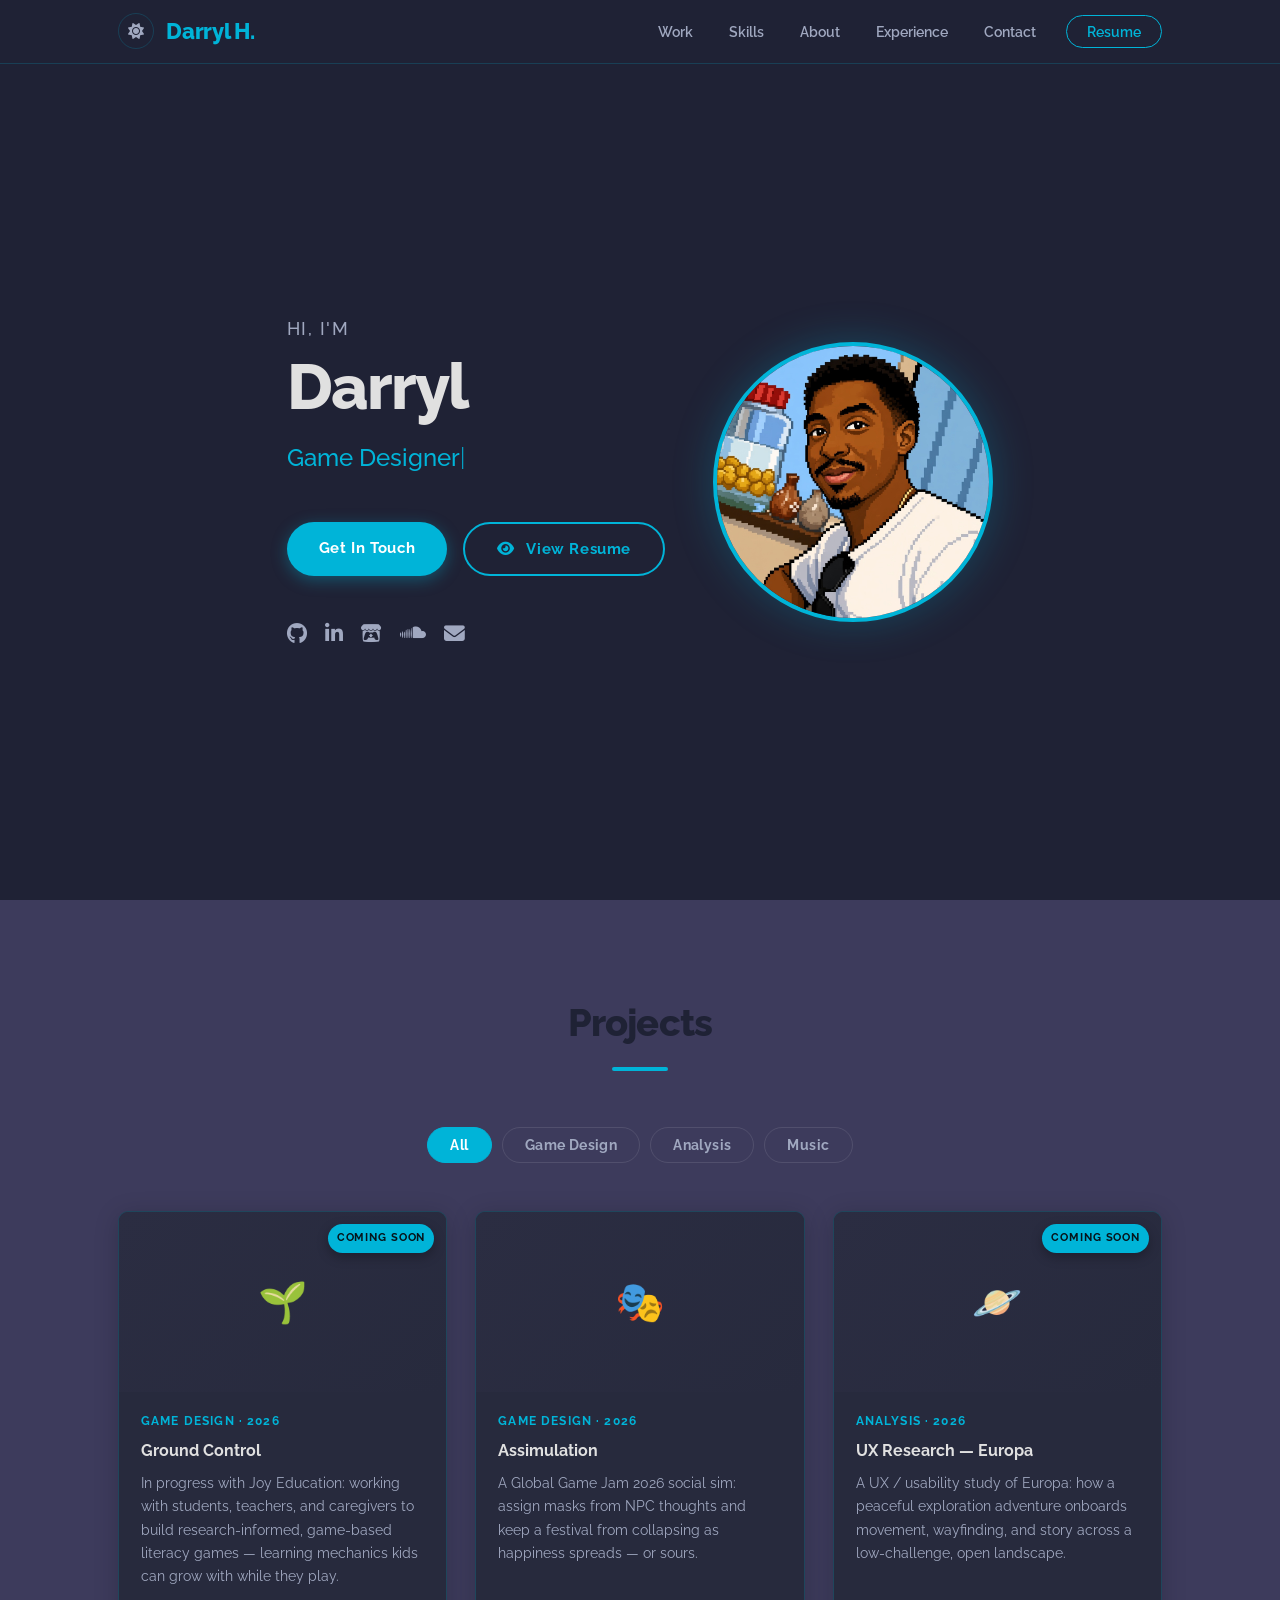
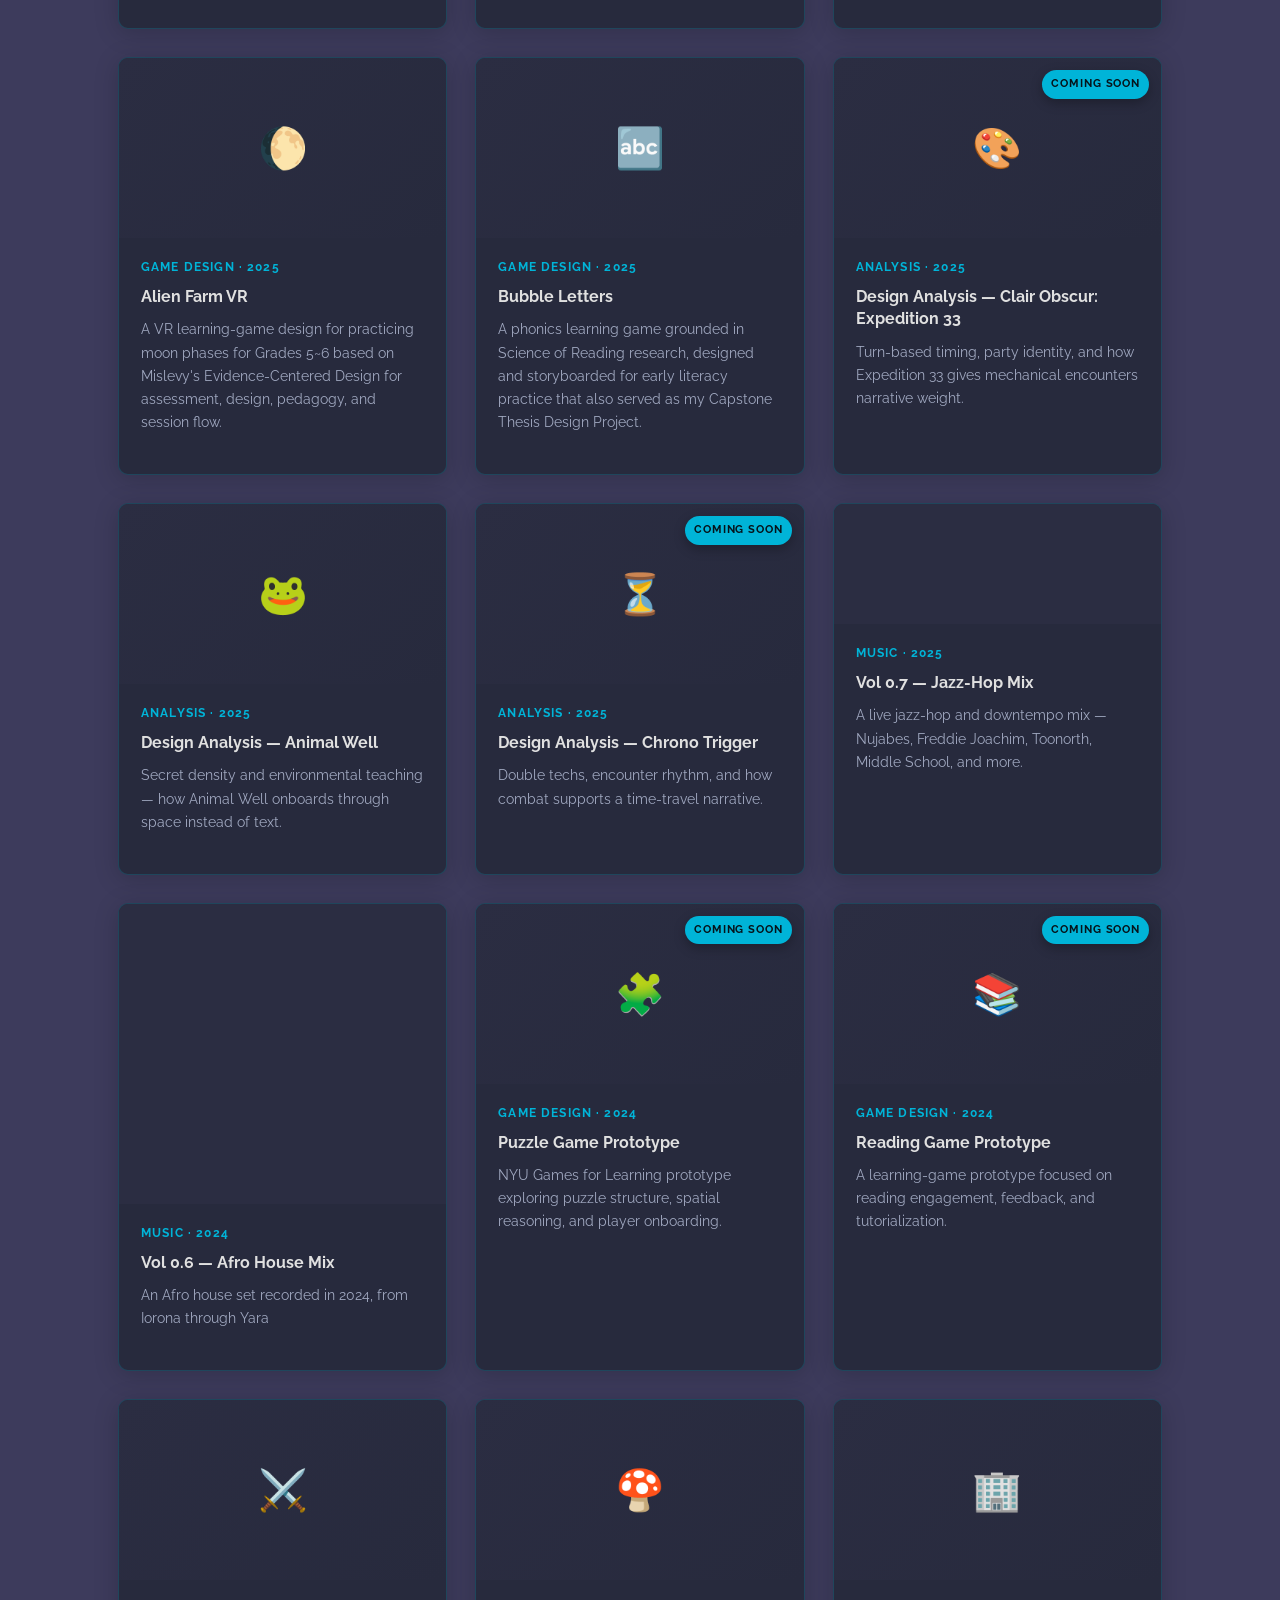
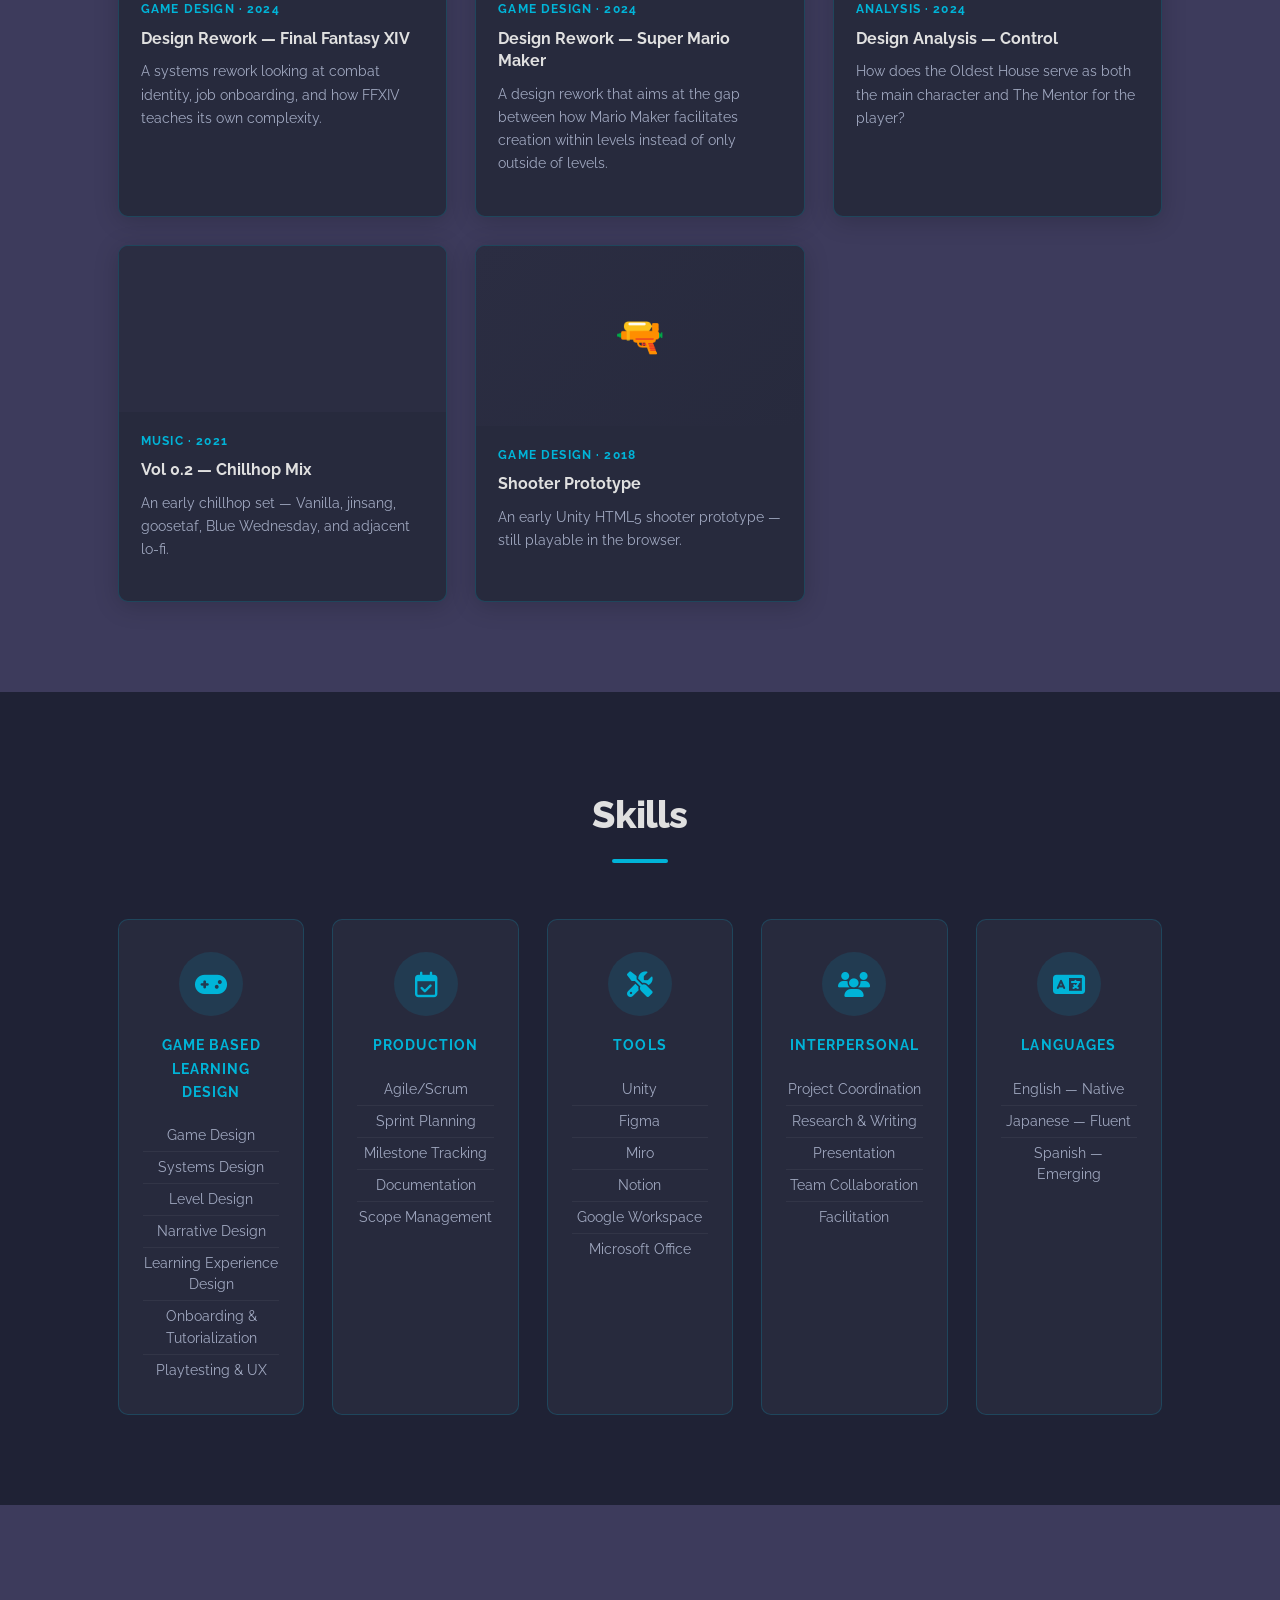
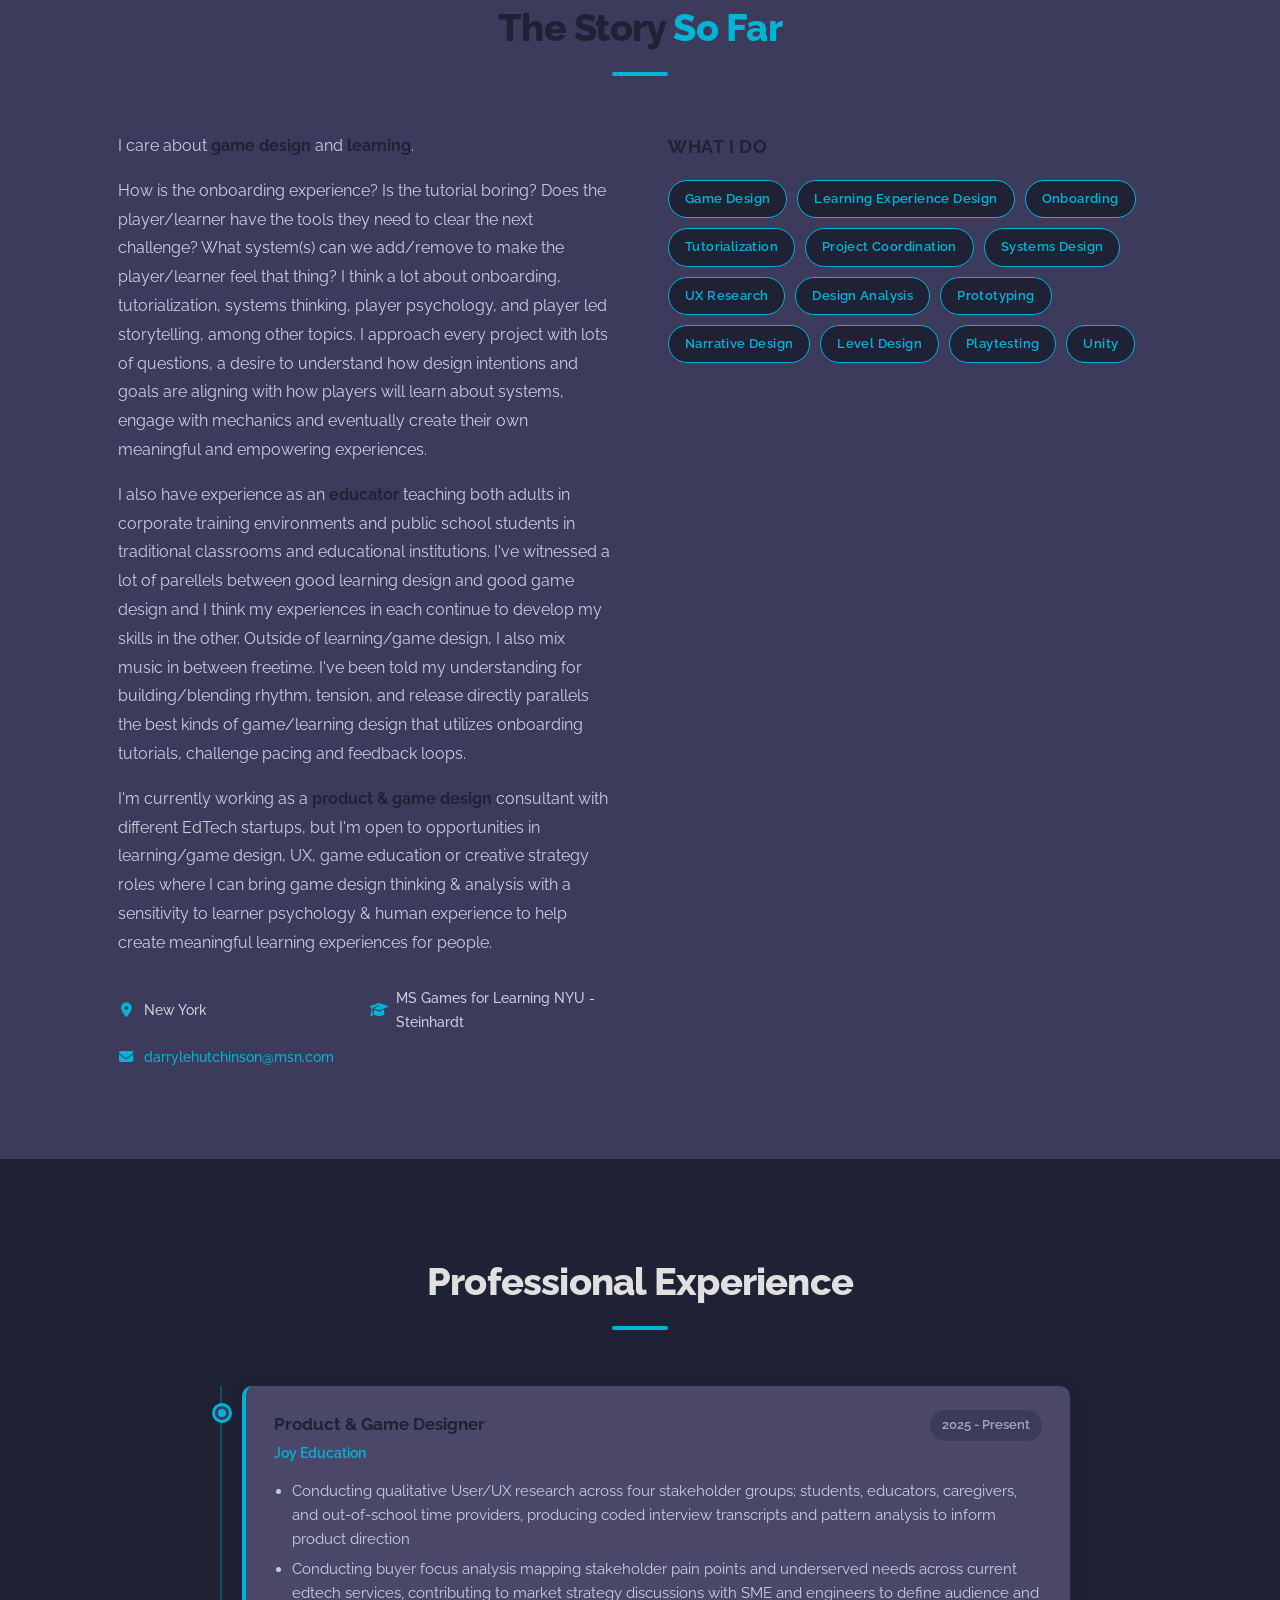
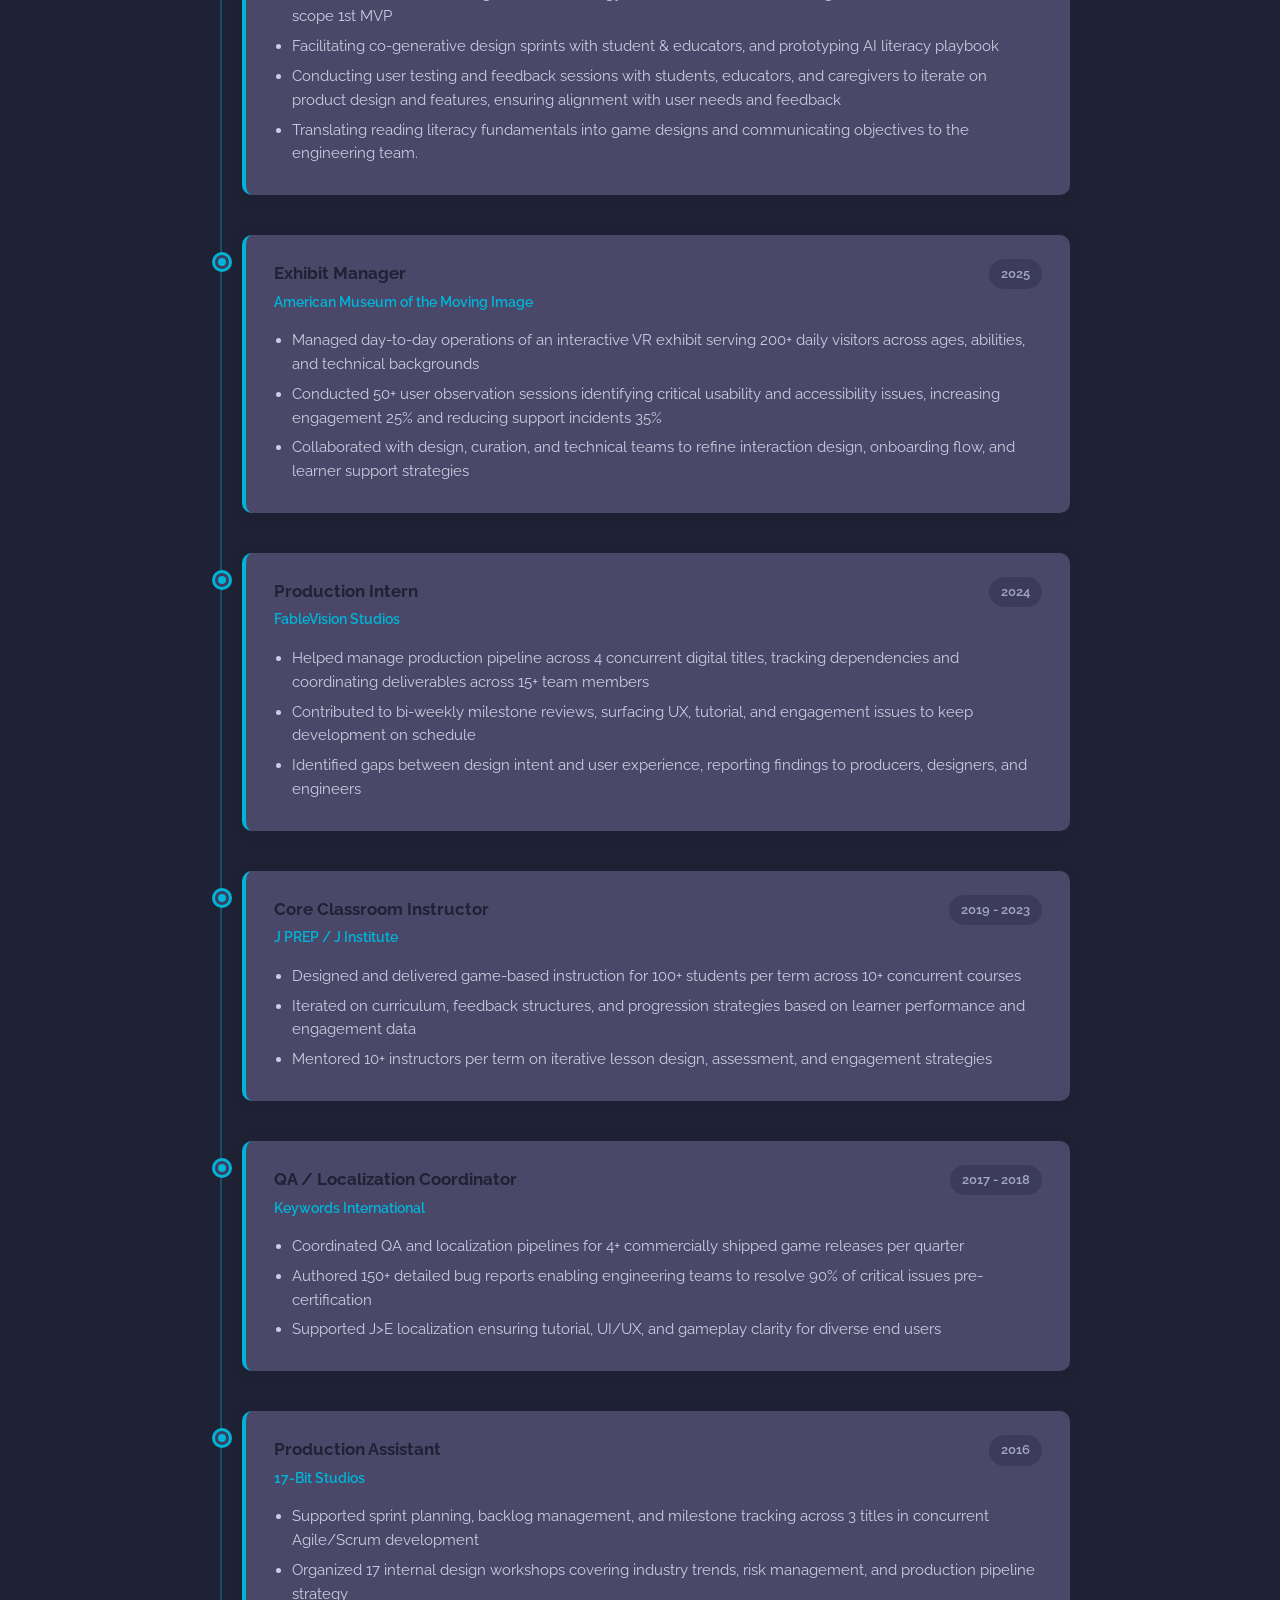
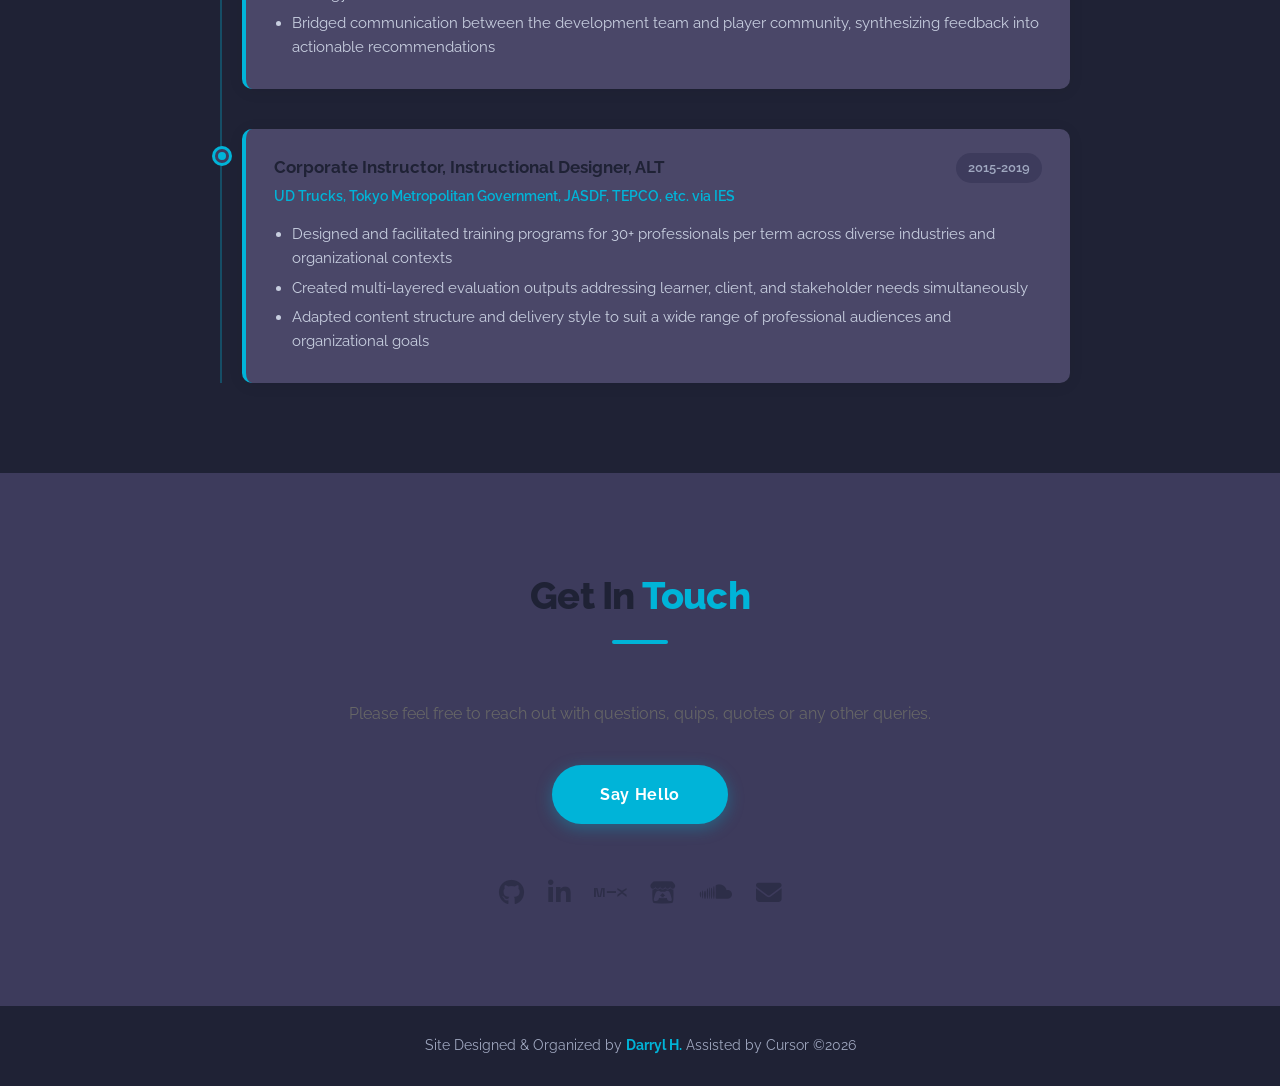
<file: index.html>
<!DOCTYPE html>
<html lang="en">
<head>
    <meta charset="UTF-8">
    <meta name="viewport" content="width=device-width, initial-scale=1.0">
    <meta name="description" content="Portfolio — Game Designer, Analyst & Music Producer">
    <title>Portfolio</title>
    <link rel="preconnect" href="https://fonts.googleapis.com">
    <link rel="preconnect" href="https://fonts.gstatic.com" crossorigin>
    <link href="https://fonts.googleapis.com/css2?family=Raleway:wght@300;400;500;600;700;800&family=Raleway+Dots&display=swap" rel="stylesheet">
    <link rel="stylesheet" href="https://cdnjs.cloudflare.com/ajax/libs/font-awesome/6.5.0/css/all.min.css">
    <link rel="stylesheet" href="css/style.css">
</head>
<body>

    <!-- ── NAVBAR ── -->
    <nav id="navbar">
        <div class="nav-inner">
            <div class="nav-brand">
                <button class="theme-toggle" id="theme-toggle" aria-label="Toggle light mode">
                    <i class="fas fa-sun"></i>
                </button>
                <a href="#home" class="nav-logo">Darryl H.</a>
            </div>
            <button class="nav-hamburger" id="hamburger" aria-label="Open menu" aria-expanded="false">
                <span></span><span></span><span></span>
            </button>
            <ul class="nav-links" id="nav-links">
                <li><a href="#projects">Work</a></li>
                <li><a href="#skills">Skills</a></li>
                <li><a href="#about">About</a></li>
                <li><a href="#experience">Experience</a></li>
                <li><a href="#contact">Contact</a></li>
                <li><a href="assets/pdfs/DarrylH-Resume.pdf" target="_blank" class="nav-resume-btn">Resume</a></li>
            </ul>
        </div>
    </nav>

    <!-- ── HERO ── -->
    <section id="home">
        <div class="hero-inner">
            <div class="hero-text">
                <p class="hero-greeting">Hi, I'm</p>
                <h1 class="hero-name">Darryl</h1>
                <p class="hero-role"><span id="typed-role"></span><span class="cursor">|</span></p>
                <div class="hero-btns">
                    <a href="#contact" class="btn btn-primary">Get In Touch</a>
                    <button type="button" class="btn btn-outline project-preview-btn" data-embed="assets/pdfs/DarrylH-Resume.pdf" data-title="Resume" data-type="pdf">
                        <i class="fas fa-eye"></i> View Resume
                    </button>
                </div>
                <div class="hero-socials">
                    <a href="https://github.com/CosmosSoul/" target="_blank" aria-label="GitHub"><i class="fab fa-github"></i></a>
                    <a href="https://www.linkedin.com/in/darryl-hutchinson-a8041891/" target="_blank" aria-label="LinkedIn"><i class="fab fa-linkedin-in"></i></a>
                    <a href="https://cosmos-soul.itch.io/" target="_blank" aria-label="itch.io"><i class="fab fa-itch-io"></i></a>
                    <a href="https://soundcloud.com/darryl_21/tracks" target="_blank" aria-label="SoundCloud"><i class="fab fa-soundcloud"></i></a>
                    <a href="mailto:darrylehutchinson@msn.com" aria-label="Email"><i class="fas fa-envelope"></i></a>
                </div>
            </div>
            <div class="hero-photo">
                <!-- Replace src with your actual photo -->
                <img src="assets/images/profile.jpg" alt="Profile photo" onerror="this.style.display='none';this.nextElementSibling.style.display='flex'">
                <div class="hero-photo-placeholder" style="display:none;">
                    <span>DH</span>
                </div>
            </div>
        </div>
    </section>

    <!-- ── PROJECTS / WORK ── -->
    <section id="projects" class="section section-light">
        <div class="section-inner">
            <h2 class="section-title">Projects</h2>

            <!-- Category filter tabs -->
            <div class="project-filters" role="group" aria-label="Filter projects">
                <button class="filter-tab active" data-filter="all">All</button>
                <button class="filter-tab" data-filter="game-design">Game Design</button>
                <button class="filter-tab" data-filter="analysis">Analysis</button>
                <button class="filter-tab" data-filter="music">Music</button>
                <button class="filter-tab" data-filter="academic">Academic</button>
                <button class="filter-tab" data-filter="other">Other</button>
            </div>

            <div class="projects-grid" id="projects-grid">
                <!-- Cards injected by JS -->
            </div>
        </div>
    </section>

    <!-- ── SKILLS ── -->
    <section id="skills" class="section section-dark">
        <div class="section-inner">
            <h2 class="section-title">Skills</h2>
            <div class="skills-icons-grid">

                <!-- Game & Learning Design -->
                <div class="skill-group fade-in">
                    <div class="skill-group-icon"><i class="fas fa-gamepad"></i></div>
                    <h3 class="skill-group-title">Game Based Learning Design</h3>
                    <ul class="skill-list">
                        <li>Game Design</li>
                        <li>Systems Design</li>
                        <li>Level Design</li>
                        <li>Narrative Design</li>
                        <li>Learning Experience Design</li>
                        <li>Onboarding &amp; Tutorialization</li>
                        <li>Playtesting &amp; UX</li>
                    </ul>
                </div>

                <!-- Production -->
                <div class="skill-group fade-in">
                    <div class="skill-group-icon"><i class="fa-regular fa-calendar-check"></i></div>
                    <h3 class="skill-group-title">Production</h3>
                    <ul class="skill-list">
                        <li>Agile/Scrum</li>
                        <li>Sprint Planning</li>
                        <li>Milestone Tracking</li>
                        <li>Documentation</li>
                        <li>Scope Management</li>
                    </ul>
                </div>

                <!-- Tools -->
                <div class="skill-group fade-in">
                    <div class="skill-group-icon"><i class="fas fa-tools"></i></div>
                    <h3 class="skill-group-title">Tools</h3>
                    <ul class="skill-list">
                        <li>Unity</li>
                        <li>Figma</li>
                        <li>Miro</li>
                        <li>Notion</li>
                        <li>Google Workspace</li>
                        <li>Microsoft Office</li>
                    </ul>
                </div>

                <!-- Interpersonal -->
                <div class="skill-group fade-in">
                    <div class="skill-group-icon"><i class="fas fa-users"></i></div>
                    <h3 class="skill-group-title">Interpersonal</h3>
                    <ul class="skill-list">
                        <li>Project Coordination</li>
                        <li>Research &amp; Writing</li>
                        <li>Presentation</li>
                        <li>Team Collaboration</li>
                        <li>Facilitation</li>
                    </ul>
                </div>

                <!-- Languages -->
                <div class="skill-group fade-in">
                    <div class="skill-group-icon"><i class="fas fa-language"></i></div>
                    <h3 class="skill-group-title">Languages</h3>
                    <ul class="skill-list">
                        <li>English — Native</li>
                        <li>Japanese — Fluent</li>
                        <li>Spanish — Emerging</li>
                    </ul>
                </div>

            </div>
        </div>
    </section>

    <!-- ── ABOUT ── -->
    <section id="about" class="section section-light">
        <div class="section-inner">
            <h2 class="section-title">The Story<span> So Far</span></h2>
            <div class="about-grid">
                <div class="about-text">
                    <p>
                        I care about <strong>game design</strong> and <strong>learning</strong>. 
                    </p>
                    <p>
                        How is the onboarding experience? Is the tutorial boring? 
                        Does the player/learner have the tools they need to clear the next challenge?
                        What system(s) can we add/remove to make the player/learner feel that thing? I think a lot about onboarding, tutorialization, systems thinking, 
                        player psychology, and player led storytelling, among other topics. I approach every project with lots of questions, a desire to understand how design intentions and goals are aligning with 
                        how players will learn about systems, engage with mechanics and eventually create their own meaningful and empowering experiences.
                    </p>
                    <p>
                        I also have experience as an <strong>educator</strong> teaching both adults in corporate training environments and public school students in traditional classrooms and educational institutions. 
                        I've witnessed a lot of parellels between good learning design and good game design and I think my experiences in each continue to develop my skills in the other. 
                        Outside of learning/game design, I also mix music in between freetime. I've been told my understanding for 
                        building/blending rhythm, tension, and release directly parallels the best kinds of game/learning design that utilizes onboarding tutorials, challenge pacing and feedback loops.
                    </p>
                    <p>
                        I'm currently working as a <strong>product & game design</strong> consultant with different EdTech startups, but I'm open to opportunities in learning/game design, UX, game education or creative 
                        strategy roles where I can bring game design thinking & analysis with a sensitivity to learner psychology & human experience to help create meaningful learning experiences for people.
                    </p>
                    <!-- Quick-facts grid -->
                    <ul class="about-facts">
                        <li><i class="fas fa-map-marker-alt"></i> New York </li>
                        <li><i class="fas fa-graduation-cap"></i>MS Games for Learning NYU - Steinhardt</li>
                        <!-- <li><i class="fas fa-briefcase"></i> Open to opportunities</li> -->
                        <li><i class="fas fa-envelope"></i> <a href="mailto:darrylehutchinson@msn.com">darrylehutchinson@msn.com</a></li>
                    </ul>
                </div>
                <div class="about-skills-summary">
                    <h3>What I Do</h3>
                    <div class="tag-cloud">
                        <span class="tag">Game Design</span>
                        <span class="tag">Learning Experience Design</span>
                        <span class="tag">Onboarding</span>
                        <span class="tag">Tutorialization</span>
                        <span class="tag">Project Coordination</span>
                        <span class="tag">Systems Design</span>
                        <span class="tag">UX Research</span>
                        <span class="tag">Design Analysis</span>
                        <span class="tag">Prototyping</span>
                        <span class="tag">Narrative Design</span>
                        <span class="tag">Level Design</span>
                        <span class="tag">Playtesting</span>
                        <span class="tag">Unity</span>
                    </div>
                </div>
            </div>
        </div>
    </section>

    <!-- ── EXPERIENCE ── -->
    <section id="experience" class="section section-dark">
        <div class="section-inner">
            <h2 class="section-title">Professional Experience</h2>
            <div class="timeline">


                <div class="timeline-item">
                    <div class="timeline-dot"></div>
                    <div class="timeline-card">
                        <div class="timeline-header">
                            <div>
                                <h3>Product & Game Designer</h3>
                                <p class="timeline-org"><a href="https://joyeducation.org/about-us/">Joy Education</a></p>
                            </div>
                            <span class="timeline-date">2025 - Present</span>
                        </div>
                        <ul class="timeline-bullets">
                            <li>Conducting qualitative User/UX research across four stakeholder groups; students, educators, caregivers, and out-of-school time providers, producing coded interview transcripts and pattern analysis to inform product direction</li>
                            <li>Conducting buyer focus analysis mapping stakeholder pain points and underserved needs across current edtech services, contributing to market strategy discussions with SME and engineers to define audience and scope 1st MVP</li>
                            <li>Facilitating co-generative design sprints with student & educators, and prototyping AI literacy playbook</li>
                            <li>Conducting user testing and feedback sessions with students, educators, and caregivers to iterate on product design and features, ensuring alignment with user needs and feedback</li>
                            <li>Translating reading literacy fundamentals into game designs and communicating objectives to the engineering team.</li>
                        </ul>
                    </div>
                </div>

                <div class="timeline-item">
                    <div class="timeline-dot"></div>
                    <div class="timeline-card">
                        <div class="timeline-header">
                            <div>
                                <h3>Exhibit Manager</h3>
                                <p class="timeline-org"><a href="https://movingimage.org/">American Museum of the Moving Image</a></p>
                            </div>
                            <span class="timeline-date">2025</span>
                        </div>
                        <ul class="timeline-bullets">
                            <li>Managed day-to-day operations of an interactive VR exhibit serving 200+ daily visitors across ages, abilities, and technical backgrounds</li>
                            <li>Conducted 50+ user observation sessions identifying critical usability and accessibility issues, increasing engagement 25% and reducing support incidents 35%</li>
                            <li>Collaborated with design, curation, and technical teams to refine interaction design, onboarding flow, and learner support strategies</li>
                        </ul>
                    </div>
                </div>

                

                <div class="timeline-item">
                    <div class="timeline-dot"></div>
                    <div class="timeline-card">
                        <div class="timeline-header">
                            <div>
                                <h3>Production Intern</h3>
                                <p class="timeline-org"><a href="https://www.fablevisionstudios.com/">FableVision Studios</a></p>
                            </div>
                            <span class="timeline-date">2024</span>
                        </div>
                        <ul class="timeline-bullets">
                            <li>Helped manage production pipeline across 4 concurrent digital titles, tracking dependencies and coordinating deliverables across 15+ team members</li>
                            <li>Contributed to bi-weekly milestone reviews, surfacing UX, tutorial, and engagement issues to keep development on schedule</li>
                            <li>Identified gaps between design intent and user experience, reporting findings to producers, designers, and engineers</li>
                        </ul>
                    </div>
                </div>

                <div class="timeline-item">
                    <div class="timeline-dot"></div>
                    <div class="timeline-card">
                        <div class="timeline-header">
                            <div>
                                <h3>Core Classroom Instructor</h3>
                                <p class="timeline-org">J PREP / J Institute</p>
                            </div>
                            <span class="timeline-date">2019 - 2023</span>
                        </div>
                        <ul class="timeline-bullets">
                            <li>Designed and delivered game-based instruction for 100+ students per term across 10+ concurrent courses</li>
                            <li>Iterated on curriculum, feedback structures, and progression strategies based on learner performance and engagement data</li>
                            <li>Mentored 10+ instructors per term on iterative lesson design, assessment, and engagement strategies</li>
                        </ul>
                    </div>
                </div>

                <div class="timeline-item">
                    <div class="timeline-dot"></div>
                    <div class="timeline-card">
                        <div class="timeline-header">
                            <div>
                                <h3>QA / Localization Coordinator</h3>
                                <p class="timeline-org"><a href="https://www.keywordsstudios.com/en/about-us/global-offer/locations-studios/keywords-studios/asia-pacific/">Keywords International</a></p>
                            </div>
                            <span class="timeline-date">2017 - 2018</span>
                        </div>
                        <ul class="timeline-bullets">
                            <li>Coordinated QA and localization pipelines for 4+ commercially shipped game releases per quarter</li>
                            <li>Authored 150+ detailed bug reports enabling engineering teams to resolve 90% of critical issues pre-certification</li>
                            <li>Supported J>E localization ensuring tutorial, UI/UX, and gameplay clarity for diverse end users</li>
                        </ul>
                    </div>
                </div>

                <div class="timeline-item">
                    <div class="timeline-dot"></div>
                    <div class="timeline-card">
                        <div class="timeline-header">
                            <div>
                                <h3>Production Assistant</h3>
                                <p class="timeline-org"><a href="https://17-bit.com">17-Bit Studios</a></p>
                            </div>
                            <span class="timeline-date">2016</span>
                        </div>
                        <ul class="timeline-bullets">
                            <li>Supported sprint planning, backlog management, and milestone tracking across 3 titles in concurrent Agile/Scrum development</li>
                            <li>Organized 17 internal design workshops covering industry trends, risk management, and production pipeline strategy</li>
                            <li>Bridged communication between the development team and player community, synthesizing feedback into actionable recommendations</li>
                        </ul>
                    </div>
                </div>

                <div class="timeline-item">
                    <div class="timeline-dot"></div>
                    <div class="timeline-card">
                        <div class="timeline-header">
                            <div>
                                <h3>Corporate Instructor, Instructional Designer, ALT</h3>
                                <p class="timeline-org"><a href="https://www.udtrucks.com/unitedstates/about-us/company/company-profile">UD Trucks, </a><a href="https://www.english.metro.tokyo.lg.jp/">Tokyo Metropolitan Government, </a> <a href="https://www.mod.go.jp/asdf/en/">JASDF, </a><a href="https://www.tepco.co.jp/en/hd/index-e.html">TEPCO,</a> <a> etc. </a><a href="https://iesnet.com/">via IES</a></p>
                            </div>
                            <span class="timeline-date">2015-2019</span>
                        </div>
                        <ul class="timeline-bullets">
                            <li>Designed and facilitated training programs for 30+ professionals per term across diverse industries and organizational contexts</li>
                            <li>Created multi-layered evaluation outputs addressing learner, client, and stakeholder needs simultaneously</li>
                            <li>Adapted content structure and delivery style to suit a wide range of professional audiences and organizational goals</li>
                        </ul>
                    </div>
                </div>
                
            </div>
        </div>
    </section>

    <!-- ── CONTACT ── -->
    <section id="contact" class="section section-light">
        <div class="section-inner contact-inner">
            <h2 class="section-title">Get In <span>Touch</span></h2>
            <p class="contact-sub">
                Please feel free to reach out with questions, quips, quotes or any other queries.
            </p>
            <a href="mailto:darrylehutchinson@msn.com" class="btn btn-primary contact-btn">Say Hello</a>
            <div class="contact-socials">
                <a href="https://github.com/CosmosSoul/" target="_blank" aria-label="GitHub"><i class="fab fa-github"></i></a>
                <a href="https://www.linkedin.com/in/darryl-hutchinson-a8041891/" target="_blank" aria-label="LinkedIn"><i class="fab fa-linkedin-in"></i></a>
                <a href="https://www.mixcloud.com/Cosmos_" target="_blank" aria-label="Mixcloud"><i class="fab fa-mixcloud"></i></a>
                <a href="https://cosmos-soul.itch.io/" target="_blank" aria-label="itch.io"><i class="fab fa-itch-io"></i></a>
                <a href="https://soundcloud.com/darryl_21/tracks" target="_blank" aria-label="SoundCloud"><i class="fab fa-soundcloud"></i></a>
                <a href="mailto:darrylehutchinson@msn.com" aria-label="Email"><i class="fas fa-envelope"></i></a>
            </div>
        </div>
    </section>

    <!-- ── FOOTER ── -->
    <footer id="footer">
        <p>Site Designed &amp; Organized by <strong>Darryl H.</strong> Assisted by Cursor ©️<span id="footer-year"></span></p>
    </footer>

    <!-- ── PROJECT DETAIL MODAL ── -->
    <div id="project-modal" class="project-modal" role="dialog" aria-modal="true" aria-labelledby="project-modal-title" hidden>
        <div class="project-modal-backdrop"></div>
        <div class="project-modal-container">
            <button id="project-modal-close" class="pdf-modal-close project-modal-close" aria-label="Close">
                <i class="fas fa-times"></i>
            </button>
            <div class="project-modal-thumb" id="project-modal-thumb"></div>
            <div class="project-modal-body">
                <p class="project-modal-meta" id="project-modal-meta"></p>
                <h2 class="project-modal-title" id="project-modal-title"></h2>
                <p class="project-modal-desc" id="project-modal-desc"></p>
                <div class="project-modal-summary" id="project-modal-summary"></div>
                <div class="project-modal-links" id="project-modal-links"></div>
            </div>
        </div>
    </div>

    <!-- ── PDF PREVIEW MODAL ── -->
    <div id="pdf-modal" class="pdf-modal" role="dialog" aria-modal="true" aria-labelledby="pdf-modal-title" hidden>
        <div class="pdf-modal-backdrop"></div>
        <div class="pdf-modal-container">
            <div class="pdf-modal-header">
                <span id="pdf-modal-title" class="pdf-modal-title"></span>
                <button id="pdf-modal-close" class="pdf-modal-close" aria-label="Close preview">
                    <i class="fas fa-times"></i>
                </button>
            </div>
            <div class="pdf-modal-body">
                <iframe id="pdf-modal-frame" src="" title="Preview" allowfullscreen allow="fullscreen"></iframe>
            </div>
        </div>
    </div>

    <script src="js/main.js"></script>
</body>
</html>
</file>
<file: css/style.css>
/* =========================================================
   Portfolio v2 — style.css
   Inspired by varadbhogayata.github.io
   ========================================================= */

/* ─────────────────────────────────────────────────────────
   SAVED COLOUR SCHEME — original (restore by copying into :root)
   --navy:       #1f2235
   --navy-light: #2b2d42
   --navy-card:  #272a3d
   --accent:     #00b4d8
   --accent-dim: #0096b4
   --light-bg:   #f4f4f9   ← original light section bg (dark mode was #2e2d45, then #3d3b5c)
   --light-card: #ffffff   ← original (dark mode was #38364f, then #4a4768)
   --text-dark:  #1f2235
   --text-light: #e0e0e0
   --text-muted: #a0a8c0
   --text-body:  (did not exist — was hardcoded #444/#555 in about/timeline)
   --border:     rgba(0, 180, 216, 0.2)
   --shadow:     0 4px 24px rgba(0,0,0,0.18)

   LIGHT MODE originals (html[data-theme="light"]):
   --navy:       #f0f4f8
   --navy-light: #dce4ed
   --navy-card:  #ffffff
   --light-bg:   #e4ecf4
   --light-card: #ffffff
   --text-dark:  #1f2235
   --text-light: #1f2235
   --text-muted: #4a5568
   --text-body:  (did not exist — was hardcoded #444/#555)
   ───────────────────────────────────────────────────────── */

/* ── RESET & BASE ── */
*, *::before, *::after { box-sizing: border-box; margin: 0; padding: 0; }

:root {
    --navy:       #1f2235;
    --navy-light: #2b2d42;
    --navy-card:  #272a3d;
    --accent:     #00b4d8;
    --accent-dim: #0096b4;
    --light-bg:   #3d3b5c;
    --light-card: #4a4768;
    --text-dark:  #1f2235;
    --text-light: #e0e0e0;
    --text-muted: #a0a8c0;
    --text-body:  #c8cfe0;
    --border:     rgba(0, 180, 216, 0.2);
    --shadow:     0 4px 24px rgba(0,0,0,0.18);
    --radius:     10px;
    --nav-height: 64px;
    --font:       'Raleway', -apple-system, BlinkMacSystemFont, sans-serif;
    --transition: 0.25s ease;
}

/* ── LIGHT MODE OVERRIDES ── */
html[data-theme="light"] {
    --navy:       #c9d6e3;
    --navy-light: #b8c9d9;
    --navy-card:  #dde6ef;
    --light-bg:   #dde6ef;
    --light-card: #eaf0f6;
    --text-dark:  #1a2332;
    --text-light: #1a2332;
    --text-muted: #3d5166;
    --text-body:  #2c3e52;
    --border:     rgba(0, 180, 216, 0.3);
    --shadow:     0 4px 24px rgba(0,0,0,0.1);
}
html[data-theme="light"] body { background: var(--navy); color: var(--text-dark); }
html[data-theme="light"] #navbar { background: var(--navy); border-bottom-color: var(--border); }
html[data-theme="light"] .nav-links a { color: var(--text-muted); }
html[data-theme="light"] .nav-links a:hover,
html[data-theme="light"] .nav-links a.active { color: var(--accent); }
html[data-theme="light"] .nav-hamburger span { background: var(--text-dark); }
html[data-theme="light"] .section-light { background: var(--light-bg); color: var(--text-dark); }
html[data-theme="light"] .section-light .section-title { color: var(--text-dark); }
html[data-theme="light"] .section-light .about-text p { color: var(--text-muted); }
html[data-theme="light"] .section-light .timeline-card { background: var(--light-card); }
html[data-theme="light"] .section-light .timeline-header h3 { color: var(--text-dark); }
html[data-theme="light"] .section-light .timeline-bullets li { color: var(--text-muted); }
html[data-theme="light"] .section-light .contact-sub { color: var(--text-muted); }
html[data-theme="light"] .section-light .contact-socials a { color: var(--text-dark); }
html[data-theme="light"] .section-dark { background: var(--navy-light); color: var(--text-dark); }
html[data-theme="light"] .section-dark .section-title { color: var(--text-dark); }
html[data-theme="light"] .section-dark .skill-group { background: var(--light-card); border-color: var(--border); }
html[data-theme="light"] .section-dark .skill-list li { color: var(--text-muted); border-bottom-color: rgba(0,0,0,0.06); }
html[data-theme="light"] .section-dark .project-card { background: var(--light-card); }
html[data-theme="light"] .section-dark .project-title { color: var(--text-dark); }
html[data-theme="light"] .section-dark .project-desc { color: var(--text-muted); }
html[data-theme="light"] .section-dark .project-role-name { color: var(--text-dark); }
html[data-theme="light"] .section-dark .project-responsibilities li { color: var(--text-muted); }
html[data-theme="light"] .filter-tab { color: var(--text-muted); border-color: rgba(0,0,0,0.15); }
html[data-theme="light"] #footer { background: var(--navy-light); color: var(--text-muted); }

html { scroll-behavior: smooth; font-size: 16px; }

body {
    font-family: var(--font);
    color: var(--text-dark);
    background: var(--navy);
    line-height: 1.7;
    overflow-x: hidden;
}

a { text-decoration: none; color: inherit; }
img { max-width: 100%; display: block; }
ul { list-style: none; }
button { cursor: pointer; font-family: var(--font); border: none; background: none; }

/* ── SECTION HELPERS ── */
.section { padding: 90px 0; }
.section-light  { background: var(--light-bg); color: var(--text-dark); }
.section-dark   { background: var(--navy);     color: var(--text-light); }

.section-inner {
    max-width: 1100px;
    margin: 0 auto;
    padding: 0 28px;
}

.section-title {
    font-size: clamp(1.8rem, 4vw, 2.4rem);
    font-weight: 800;
    text-align: center;
    margin-bottom: 56px;
    position: relative;
    letter-spacing: -0.02em;
}
.section-title::after {
    content: '';
    display: block;
    width: 56px;
    height: 4px;
    background: var(--accent);
    border-radius: 2px;
    margin: 12px auto 0;
}
.section-title span { color: var(--accent); }
.section-light .section-title { color: var(--text-dark); }
.section-dark  .section-title { color: var(--text-light); }

/* ── BUTTONS ── */
.btn {
    display: inline-block;
    padding: 14px 32px;
    border-radius: 50px;
    font-family: inherit;
    font-weight: 700;
    font-size: 0.95rem;
    letter-spacing: 0.04em;
    transition: all var(--transition);
    white-space: nowrap;
    cursor: pointer;
}
button.btn {
    appearance: none;
    -webkit-appearance: none;
}
.btn i { margin-right: 8px; }
.btn-primary {
    background: var(--accent);
    color: #fff;
    box-shadow: 0 4px 16px rgba(0,180,216,0.35);
}
.btn-primary:hover { background: var(--accent-dim); transform: translateY(-2px); box-shadow: 0 8px 24px rgba(0,180,216,0.45); }
.btn-outline {
    border: 2px solid var(--accent);
    color: var(--accent);
    background: transparent;
}
.btn-outline:hover { background: var(--accent); color: #fff; transform: translateY(-2px); }

/* ── NAVBAR ── */
#navbar {
    position: fixed;
    top: 0; left: 0; right: 0;
    z-index: 1000;
    height: var(--nav-height);
    background: var(--navy);
    border-bottom: 1px solid var(--border);
    transition: box-shadow var(--transition);
}
#navbar.scrolled { box-shadow: 0 2px 20px rgba(0,0,0,0.4); }

.nav-inner {
    max-width: 1100px;
    margin: 0 auto;
    padding: 0 28px;
    height: 100%;
    display: flex;
    align-items: center;
    justify-content: space-between;
}

.nav-brand {
    display: flex;
    align-items: center;
    gap: 12px;
}

.nav-logo {
    font-size: 1.4rem;
    font-weight: 800;
    color: var(--accent);
    letter-spacing: -0.01em;
}
.nav-logo:hover { opacity: 0.85; }

.nav-links {
    display: flex;
    align-items: center;
    gap: 8px;
}
.nav-links a {
    padding: 8px 14px;
    border-radius: 6px;
    font-weight: 600;
    font-size: 0.9rem;
    color: var(--text-muted);
    transition: color var(--transition), background var(--transition);
}
.nav-links a:hover,
.nav-links a.active {
    color: var(--accent);
    background: rgba(0,180,216,0.08);
}
.nav-resume-btn {
    border: 1.5px solid var(--accent) !important;
    color: var(--accent) !important;
    border-radius: 50px !important;
    padding: 7px 20px !important;
    margin-left: 8px;
}
.nav-resume-btn:hover { background: var(--accent) !important; color: #fff !important; }

.nav-hamburger {
    display: none;
    flex-direction: column;
    gap: 5px;
    padding: 6px;
}
.nav-hamburger span {
    display: block;
    width: 24px; height: 2px;
    background: var(--text-light);
    border-radius: 2px;
    transition: all var(--transition);
}
.nav-hamburger.open span:nth-child(1) { transform: translateY(7px) rotate(45deg); }
.nav-hamburger.open span:nth-child(2) { opacity: 0; }
.nav-hamburger.open span:nth-child(3) { transform: translateY(-7px) rotate(-45deg); }

/* ── THEME TOGGLE ── */
.theme-toggle {
    width: 36px;
    height: 36px;
    border-radius: 50%;
    display: flex;
    align-items: center;
    justify-content: center;
    font-size: 1rem;
    color: var(--text-muted);
    border: 1.5px solid var(--border);
    transition: color var(--transition), border-color var(--transition), background var(--transition), transform var(--transition);
    flex-shrink: 0;
}
.theme-toggle:hover {
    color: var(--accent);
    border-color: var(--accent);
    background: rgba(0,180,216,0.08);
    transform: rotate(20deg);
}
html[data-theme="light"] .theme-toggle { color: #f59e0b; border-color: #f59e0b; }
html[data-theme="light"] .theme-toggle:hover { background: rgba(245,158,11,0.1); border-color: #f59e0b; }

/* ── HERO ── */
#home {
    min-height: 100vh;
    background: var(--navy);
    display: flex;
    align-items: center;
    padding-top: var(--nav-height);
}

.hero-inner {
    max-width: 1100px;
    margin: 0 auto;
    padding: 60px 28px;
    display: flex;
    align-items: center;
    justify-content: space-between;
    gap: 48px;
}

.hero-text { flex: 1; }

.hero-greeting {
    font-size: 1.15rem;
    font-weight: 500;
    color: var(--text-muted);
    margin-bottom: 8px;
    letter-spacing: 0.08em;
    text-transform: uppercase;
}

.hero-name {
    font-size: clamp(2.4rem, 6vw, 4rem);
    font-weight: 800;
    color: var(--text-light);
    line-height: 1.1;
    margin-bottom: 16px;
    letter-spacing: -0.03em;
}

.hero-role {
    font-size: clamp(1.1rem, 3vw, 1.5rem);
    font-weight: 500;
    color: var(--accent);
    min-height: 2em;
    margin-bottom: 36px;
}
.cursor {
    display: inline-block;
    animation: blink 0.9s step-end infinite;
    color: var(--accent);
    font-weight: 300;
}
@keyframes blink { 50% { opacity: 0; } }

.hero-btns {
    display: flex;
    gap: 16px;
    flex-wrap: wrap;
    margin-bottom: 40px;
}

.hero-socials {
    display: flex;
    gap: 18px;
}
.hero-socials a {
    font-size: 1.3rem;
    color: var(--text-muted);
    transition: color var(--transition), transform var(--transition);
}
.hero-socials a:hover { color: var(--accent); transform: translateY(-3px); }

/* Hero photo */
.hero-photo {
    flex-shrink: 0;
    width: 280px;
    height: 280px;
    border-radius: 50%;
    overflow: hidden;
    border: 4px solid var(--accent);
    box-shadow: 0 0 40px rgba(0,180,216,0.25);
    background: var(--navy-card);
}
.hero-photo img { width: 100%; height: 100%; object-fit: cover; }
.hero-photo-placeholder {
    width: 100%; height: 100%;
    display: flex;
    align-items: center;
    justify-content: center;
    font-size: 4rem;
    font-weight: 800;
    color: var(--accent);
    letter-spacing: -0.05em;
}

/* ── ABOUT ── */
.about-grid {
    display: grid;
    grid-template-columns: 1fr 1fr;
    gap: 56px;
    align-items: start;
}
.about-text p {
    margin-bottom: 16px;
    font-size: 1rem;
    color: var(--text-body);
    line-height: 1.8;
}
.about-text p:last-of-type { margin-bottom: 28px; }
.about-text strong { color: var(--text-dark); font-weight: 700; }
.about-facts {
    display: grid;
    grid-template-columns: 1fr 1fr;
    gap: 10px;
}
.about-facts li {
    display: flex;
    align-items: center;
    gap: 10px;
    font-size: 0.9rem;
    color: var(--text-body);
    font-weight: 500;
}
.about-facts li i { color: var(--accent); width: 16px; text-align: center; }
.about-facts li a { color: var(--accent); }
.about-facts li a:hover { text-decoration: underline; }

.about-skills-summary h3 {
    font-size: 1.1rem;
    font-weight: 700;
    color: var(--text-dark);
    margin-bottom: 18px;
    letter-spacing: 0.04em;
    text-transform: uppercase;
}
.tag-cloud {
    display: flex;
    flex-wrap: wrap;
    gap: 10px;
}
.tag {
    padding: 7px 16px;
    background: var(--navy);
    color: var(--accent);
    border: 1.5px solid var(--accent);
    border-radius: 50px;
    font-size: 0.82rem;
    font-weight: 600;
    letter-spacing: 0.03em;
    transition: all var(--transition);
}
.tag:hover { background: var(--accent); color: #fff; }

/* ── SKILLS ── */
.skills-icons-grid {
    display: grid;
    grid-template-columns: repeat(auto-fit, minmax(180px, 1fr));
    gap: 28px;
}

.skill-group {
    background: var(--navy-card);
    border: 1px solid var(--border);
    border-radius: var(--radius);
    padding: 32px 24px 28px;
    text-align: center;
    transition: transform var(--transition), box-shadow var(--transition), border-color var(--transition);
}
.skill-group:hover {
    transform: translateY(-6px);
    box-shadow: 0 12px 32px rgba(0,180,216,0.18);
    border-color: var(--accent);
}

.skill-group-icon {
    width: 64px;
    height: 64px;
    border-radius: 50%;
    background: rgba(0,180,216,0.12);
    display: flex;
    align-items: center;
    justify-content: center;
    margin: 0 auto 18px;
    font-size: 1.6rem;
    color: var(--accent);
    transition: background var(--transition);
}
.skill-group:hover .skill-group-icon {
    background: var(--accent);
    color: #fff;
}

.skill-group-title {
    font-size: 0.85rem;
    font-weight: 700;
    text-transform: uppercase;
    letter-spacing: 0.08em;
    color: var(--accent);
    margin-bottom: 16px;
}

.skill-list {
    list-style: none;
    padding: 0;
}
.skill-list li {
    font-size: 0.88rem;
    color: var(--text-muted);
    padding: 5px 0;
    border-bottom: 1px solid rgba(255,255,255,0.05);
    line-height: 1.5;
}
.skill-list li:last-child { border-bottom: none; }

/* ── TIMELINE ── */
.timeline {
    position: relative;
    max-width: 860px;
    margin: 0 auto;
    padding-left: 32px;
}
.timeline::before {
    content: '';
    position: absolute;
    left: 10px; top: 0; bottom: 0;
    width: 2px;
    background: var(--accent);
    opacity: 0.3;
}
.timeline-item {
    position: relative;
    margin-bottom: 40px;
}
.timeline-item:last-child { margin-bottom: 0; }
.timeline-dot {
    position: absolute;
    left: -27px;
    top: 20px;
    width: 14px; height: 14px;
    background: var(--accent);
    border-radius: 50%;
    border: 3px solid var(--light-bg);
    box-shadow: 0 0 0 3px var(--accent);
}
.timeline-card {
    background: var(--light-card);
    border-radius: var(--radius);
    padding: 24px 28px;
    box-shadow: 0 2px 16px rgba(0,0,0,0.07);
    border-left: 4px solid var(--accent);
    transition: box-shadow var(--transition), transform var(--transition);
}
.timeline-card:hover { box-shadow: 0 6px 28px rgba(0,0,0,0.13); transform: translateX(4px); }
.timeline-header {
    display: flex;
    justify-content: space-between;
    align-items: flex-start;
    flex-wrap: wrap;
    gap: 8px;
    margin-bottom: 14px;
}
.timeline-header h3 { font-size: 1.05rem; font-weight: 700; color: var(--text-dark); }
.timeline-org { font-size: 0.9rem; color: var(--accent); font-weight: 600; margin-top: 2px; }
.timeline-date {
    font-size: 0.82rem;
    color: var(--text-muted);
    font-weight: 600;
    white-space: nowrap;
    background: var(--light-bg);
    padding: 4px 12px;
    border-radius: 50px;
}
.timeline-bullets {
    list-style: disc;
    padding-left: 18px;
}
.timeline-bullets li {
    font-size: 0.93rem;
    color: var(--text-body);
    margin-bottom: 6px;
    line-height: 1.6;
}

/* ── PROJECTS GRID ── */
.project-filters {
    display: flex;
    flex-wrap: wrap;
    justify-content: center;
    gap: 10px;
    margin-bottom: 48px;
}
.filter-tab {
    padding: 9px 22px;
    border-radius: 50px;
    font-size: 0.85rem;
    font-weight: 700;
    color: var(--text-muted);
    border: 1.5px solid rgba(255,255,255,0.1);
    transition: all var(--transition);
    letter-spacing: 0.03em;
}
.filter-tab:hover { color: var(--accent); border-color: var(--accent); }
.filter-tab.active { background: var(--accent); color: #fff; border-color: var(--accent); }

.projects-grid {
    display: grid;
    grid-template-columns: repeat(auto-fill, minmax(300px, 1fr));
    gap: 28px;
}

.project-card {
    background: var(--navy-card);
    border-radius: var(--radius);
    overflow: hidden;
    border: 1px solid var(--border);
    display: flex;
    flex-direction: column;
    transition: transform var(--transition), box-shadow var(--transition), border-color var(--transition);
    box-shadow: var(--shadow);
    cursor: pointer;
}
.project-card:hover { transform: translateY(-6px); box-shadow: 0 16px 40px rgba(0,0,0,0.35); }
.project-card[data-expanded="true"] { border-color: var(--accent); }
.project-card.hidden { display: none; }
.project-card.card-hidden { display: none; }

.project-media {
    position: relative;
}
.project-soon {
    position: absolute;
    top: 12px;
    right: 12px;
    z-index: 1;
    font-size: 0.68rem;
    font-weight: 700;
    letter-spacing: 0.08em;
    text-transform: uppercase;
    color: #06141b;
    background: var(--accent);
    padding: 5px 9px;
    border-radius: 999px;
    box-shadow: 0 4px 12px rgba(0, 0, 0, 0.28);
}
.project-thumb {
    width: 100%;
    height: 180px;
    object-fit: cover;
    background: var(--navy-light);
}
.project-embed {
    width: 100%;
    background: var(--navy-light);
    line-height: 0;
}
.project-embed iframe {
    display: block;
    width: 100%;
    border: none;
}

.project-thumb-placeholder {
    width: 100%; height: 180px;
    background: linear-gradient(135deg, var(--navy-light), var(--navy-card));
    display: flex;
    align-items: center;
    justify-content: center;
    font-size: 2.5rem;
}

.project-body {
    padding: 20px 22px 24px;
    flex: 1;
    display: flex;
    flex-direction: column;
}
.project-category {
    font-size: 0.72rem;
    font-weight: 700;
    text-transform: uppercase;
    letter-spacing: 0.1em;
    color: var(--accent);
    margin-bottom: 8px;
}
.project-title {
    font-size: 1rem;
    font-weight: 700;
    color: var(--text-light);
    margin-bottom: 10px;
    line-height: 1.4;
}
.project-desc {
    font-size: 0.88rem;
    color: var(--text-muted);
    line-height: 1.65;
    margin-bottom: 16px;
}
.project-links {
    display: flex;
    gap: 10px;
    flex-wrap: wrap;
    margin-top: auto;
    padding-top: 8px;
}
.project-link {
    padding: 8px 18px;
    border-radius: 50px;
    font-size: 0.8rem;
    font-weight: 700;
    letter-spacing: 0.04em;
    transition: all var(--transition);
    display: inline-flex;
    align-items: center;
    gap: 6px;
}
.project-link.solid { background: var(--accent); color: #fff; }
.project-link.solid:hover { background: var(--accent-dim); }
.project-link.ghost { border: 1.5px solid var(--accent); color: var(--accent); }
.project-link.ghost:hover { background: var(--accent); color: #fff; }

/* ── EXPANDED CARD ── */
.project-card.expanded {
    /* grid-column is set explicitly by JS to avoid overflow issues */
    min-height: 420px;
    cursor: default;
    transform: none !important;
    border-color: var(--accent);
    box-shadow: 0 0 0 1px var(--accent), 0 16px 48px rgba(0,180,216,0.2);
}

.project-card.expanded .project-thumb-placeholder {
    height: 200px;
    font-size: 4rem;
}

.project-card.expanded .project-body {
    padding: 24px 26px 28px;
    flex: 1;
    display: flex;
    flex-direction: column;
}

.project-card.expanded .project-desc {
    font-size: 0.92rem;
}

.project-card.expanded .project-links {
    display: flex !important;
}

.project-role-block {
    display: none;
    margin-top: 4px;
    padding-top: 14px;
    border-top: 1px solid var(--border);
}
.project-card.expanded .project-role-block { display: block; }
.project-role-label {
    font-size: 0.72rem;
    font-weight: 700;
    letter-spacing: 0.08em;
    text-transform: uppercase;
    color: var(--accent);
    margin-bottom: 6px;
}
.project-role-name {
    font-size: 0.92rem;
    font-weight: 700;
    color: var(--text-light);
    margin-bottom: 10px;
    line-height: 1.4;
}
.project-responsibilities {
    list-style: disc;
    padding-left: 18px;
}
.project-responsibilities li {
    font-size: 0.88rem;
    color: var(--text-muted);
    line-height: 1.65;
    margin-bottom: 6px;
}
.project-responsibilities li:last-child { margin-bottom: 0; }

.project-summary {
    display: none;
    font-size: 0.88rem;
    color: var(--text-muted);
    line-height: 1.8;
    margin-top: 12px;
    padding-top: 14px;
    border-top: 1px solid var(--border);
    white-space: pre-line;
}
.project-card.expanded .project-summary { display: block; }

.project-slides {
    display: none;
    position: relative;
    width: 100%;
    margin-top: 16px;
    padding-top: 56.25%;
    background: #111;
    border: 1px solid var(--border);
    border-radius: 8px;
    overflow: hidden;
}
.project-card.expanded .project-slides { display: block; }
.project-slides iframe {
    position: absolute;
    inset: 0;
    width: 100%;
    height: 100%;
    border: none;
}

.project-collapse-hint {
    display: none;
    font-size: 0.75rem;
    color: var(--text-muted);
    margin-top: auto;
    padding-top: 14px;
    opacity: 0.6;
}
.project-card.expanded .project-collapse-hint { display: block; }

@media (max-width: 640px) {
    .project-card.expanded { min-height: 0; }
}

/* ── PROJECT DETAIL MODAL ── */
.project-modal {
    position: fixed;
    inset: 0;
    z-index: 2000;
    display: flex;
    align-items: center;
    justify-content: center;
    padding: 20px;
}
.project-modal[hidden] { display: none; }

.project-modal-backdrop {
    position: absolute;
    inset: 0;
    background: rgba(0, 0, 0, 0.75);
    backdrop-filter: blur(4px);
    animation: modal-fade-in 0.2s ease;
}

.project-modal-container {
    position: relative;
    z-index: 1;
    width: 100%;
    max-width: 680px;
    max-height: 88vh;
    background: var(--navy-card);
    border: 1px solid var(--border);
    border-radius: var(--radius);
    box-shadow: 0 24px 80px rgba(0, 0, 0, 0.6);
    display: flex;
    flex-direction: column;
    animation: modal-slide-in 0.25s ease;
    overflow: hidden;
}

.project-modal-close {
    position: absolute;
    top: 14px;
    right: 14px;
    z-index: 2;
}

.project-modal-thumb {
    width: 100%;
    min-height: 120px;
    background: linear-gradient(135deg, var(--navy-light), var(--navy-card));
    display: flex;
    align-items: center;
    justify-content: center;
    font-size: 3.5rem;
    flex-shrink: 0;
}

.project-modal-body {
    padding: 28px 32px 32px;
    overflow-y: auto;
    flex: 1;
}

.project-modal-meta {
    font-size: 0.72rem;
    font-weight: 700;
    text-transform: uppercase;
    letter-spacing: 0.1em;
    color: var(--accent);
    margin-bottom: 8px;
}

.project-modal-title {
    font-size: clamp(1.2rem, 3vw, 1.6rem);
    font-weight: 800;
    color: var(--text-light);
    margin-bottom: 14px;
    line-height: 1.3;
    letter-spacing: -0.02em;
}

.project-modal-desc {
    font-size: 0.95rem;
    color: var(--text-body);
    line-height: 1.75;
    margin-bottom: 0;
}

.project-modal-summary {
    font-size: 0.9rem;
    color: var(--text-muted);
    line-height: 1.8;
    margin-top: 16px;
    padding-top: 16px;
    border-top: 1px solid var(--border);
    white-space: pre-line;
}
.project-modal-summary:empty { display: none; }
.project-modal-summary .project-role-block {
    display: block;
    margin-top: 0;
    padding-top: 0;
    border-top: none;
}
.project-modal-summary .project-summary {
    display: block;
}

.project-modal-links {
    display: flex;
    flex-wrap: wrap;
    gap: 10px;
    margin-top: 24px;
    padding-top: 20px;
    border-top: 1px solid var(--border);
}
.project-modal-links:empty { display: none; }

html[data-theme="light"] .project-modal-container { background: var(--light-card); }
html[data-theme="light"] .project-modal-title { color: var(--text-dark); }
html[data-theme="light"] .project-modal-desc { color: var(--text-body); }

@media (max-width: 640px) {
    .project-modal { padding: 0; }
    .project-modal-container { max-height: 100dvh; border-radius: 0; }
    .project-modal-body { padding: 20px; }
}

/* ── PDF PREVIEW MODAL ── */
.pdf-modal {
    position: fixed;
    inset: 0;
    z-index: 2000;
    display: flex;
    align-items: center;
    justify-content: center;
    padding: 20px;
}
.pdf-modal[hidden] { display: none; }

.pdf-modal-backdrop {
    position: absolute;
    inset: 0;
    background: rgba(0, 0, 0, 0.75);
    backdrop-filter: blur(4px);
    animation: modal-fade-in 0.2s ease;
}

.pdf-modal-container {
    position: relative;
    z-index: 1;
    width: 100%;
    max-width: 720px;
    height: 70vh;
    background: var(--navy-card);
    border: 1px solid var(--border);
    border-radius: var(--radius);
    box-shadow: 0 24px 80px rgba(0, 0, 0, 0.6);
    display: flex;
    flex-direction: column;
    animation: modal-slide-in 0.25s ease;
    overflow: hidden;
}

.pdf-modal-header {
    display: flex;
    align-items: center;
    justify-content: space-between;
    padding: 16px 20px;
    border-bottom: 1px solid var(--border);
    flex-shrink: 0;
    gap: 12px;
}

.pdf-modal-title {
    font-size: 0.9rem;
    font-weight: 700;
    color: var(--text-light);
    letter-spacing: 0.02em;
    white-space: nowrap;
    overflow: hidden;
    text-overflow: ellipsis;
}

.pdf-modal-close {
    width: 32px;
    height: 32px;
    border-radius: 50%;
    display: flex;
    align-items: center;
    justify-content: center;
    color: var(--text-muted);
    border: 1.5px solid var(--border);
    font-size: 0.9rem;
    flex-shrink: 0;
    transition: color var(--transition), border-color var(--transition), background var(--transition);
}
.pdf-modal-close:hover {
    color: var(--accent);
    border-color: var(--accent);
    background: rgba(0, 180, 216, 0.1);
}

.pdf-modal-body {
    flex: 1;
    overflow: hidden;
}
.pdf-modal-body iframe {
    width: 100%;
    height: 100%;
    border: none;
    display: block;
}

@keyframes modal-fade-in {
    from { opacity: 0; }
    to   { opacity: 1; }
}
@keyframes modal-slide-in {
    from { opacity: 0; transform: translateY(16px) scale(0.98); }
    to   { opacity: 1; transform: translateY(0)    scale(1);    }
}

/* Game embeds get more space */
.pdf-modal-container[data-type="game"] {
    max-width: 1000px;
    height: 82vh;
}

.pdf-modal-container[data-type="slides"] {
    max-width: 960px;
    height: 78vh;
}

html[data-theme="light"] .pdf-modal-container { background: var(--light-card); }
html[data-theme="light"] .pdf-modal-title { color: var(--text-dark); }

@media (max-width: 640px) {
    .pdf-modal { padding: 0; }
    .pdf-modal-container { height: 100dvh; border-radius: 0; }
}

/* ── CONTACT ── */
.contact-inner { text-align: center; max-width: 640px; }
.contact-sub {
    font-size: 1rem;
    color: #666;
    margin-bottom: 36px;
    line-height: 1.8;
}
.contact-btn { font-size: 1rem; padding: 16px 48px; margin-bottom: 48px; }
.contact-socials {
    display: flex;
    justify-content: center;
    gap: 24px;
}
.contact-socials a {
    font-size: 1.6rem;
    color: var(--text-dark);
    opacity: 0.5;
    transition: all var(--transition);
}
.contact-socials a:hover { color: var(--accent); opacity: 1; transform: translateY(-3px); }

/* ── FOOTER ── */
#footer {
    background: var(--navy);
    color: var(--text-muted);
    text-align: center;
    padding: 28px;
    font-size: 0.88rem;
}
#footer strong { color: var(--accent); }

/* ── FADE-IN ANIMATION ── */
.fade-in {
    opacity: 0;
    transform: translateY(24px);
    transition: opacity 0.55s ease, transform 0.55s ease;
}
.fade-in.visible { opacity: 1; transform: translateY(0); }

/* ── RESPONSIVE ── */
@media (max-width: 860px) {
    .hero-inner { flex-direction: column-reverse; text-align: center; padding: 48px 28px; }
    .hero-btns, .hero-socials { justify-content: center; }
    .hero-photo { width: 200px; height: 200px; }
    .about-grid { grid-template-columns: 1fr; gap: 36px; }
    .skills-icons-grid { grid-template-columns: repeat(2, 1fr); gap: 20px; }
    .about-facts { grid-template-columns: 1fr; }
}

@media (max-width: 640px) {
    .section { padding: 64px 0; }
    .nav-links {
        display: none;
        position: absolute;
        top: var(--nav-height);
        left: 0; right: 0;
        background: var(--navy);
        flex-direction: column;
        align-items: stretch;
        padding: 16px 0 24px;
        border-bottom: 1px solid var(--border);
        gap: 0;
    }
    .nav-links.open { display: flex; }
    .nav-links a { padding: 14px 28px; border-radius: 0; }
    .nav-resume-btn { margin: 8px 28px 0; border-radius: 6px !important; text-align: center; }
    .nav-hamburger { display: flex; }
    .hero-name { font-size: 2.2rem; }
    .projects-grid { grid-template-columns: 1fr; }
    .timeline { padding-left: 24px; }
}
</file>
